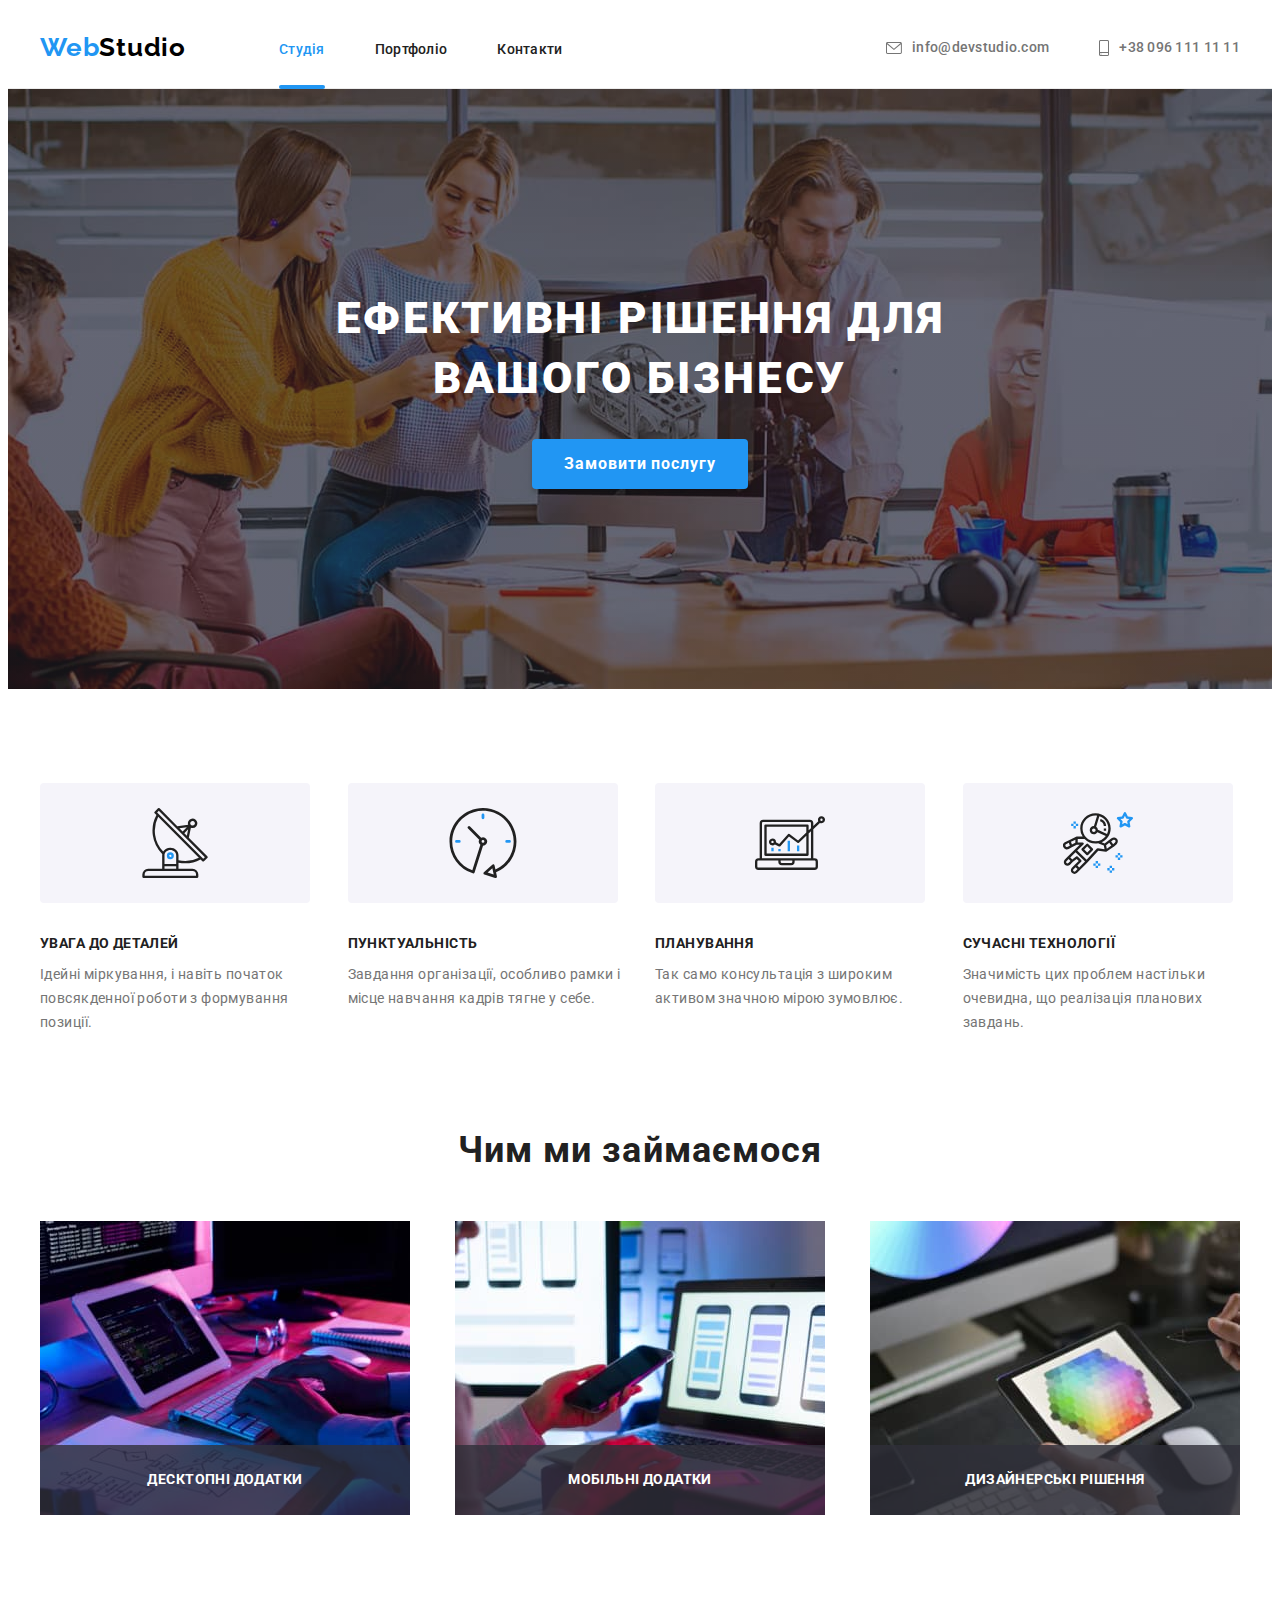
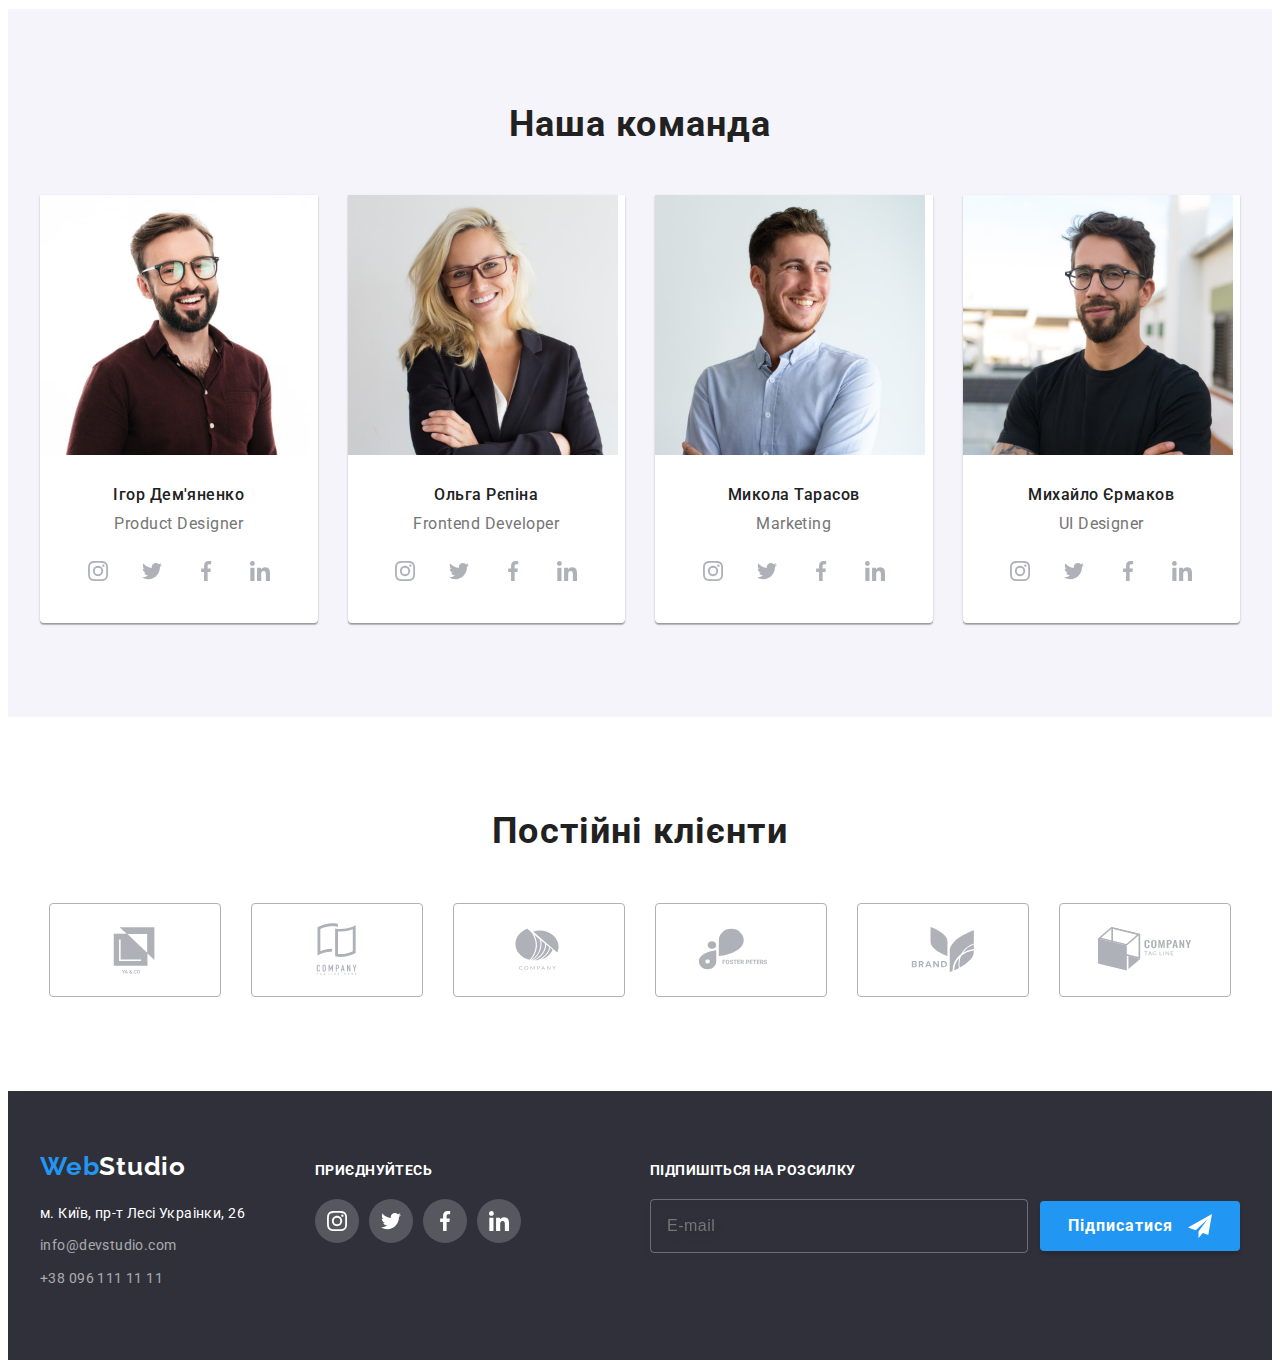
<file: index.html>
<!DOCTYPE html>
<html lang="uk">
<head>
    <meta charset="UTF-8">
    <meta http-equiv="X-UA-Compatible" content="IE=edge">
    <meta name="viewport" content="width=device-width, initial-scale=1.0">
    <title>WebStudio</title>
    <!-- fonts -->
    <link rel="preconnect" href="https://fonts.googleapis.com">
    <link rel="preconnect" href="https://fonts.gstatic.com" crossorigin>
    <link href="https://fonts.googleapis.com/css2?family=Raleway:wght@700&family=Roboto:wght@400;500;700;900&display=swap" rel="stylesheet">
    <!-- modern-normalize -->
    <link rel="stylesheet" href="https://cdnjs.cloudflare.com/ajax/libs/modern-normalize/1.1.0/modern-normalize.min.css" integrity="sha512-wpPYUAdjBVSE4KJnH1VR1HeZfpl1ub8YT/NKx4PuQ5NmX2tKuGu6U/JRp5y+Y8XG2tV+wKQpNHVUX03MfMFn9Q==" crossorigin="anonymous" referrerpolicy="no-referrer">
    <!-- Custom styles -->
    <link rel="stylesheet" href="./css/styles.css">
</head>

<body>
    <header class="header">
        <div class="header-container container">
            <a class="logo link" href="./index.html">Web<span class="header-studio">Studio</span></a>
        <nav class="navigation">
            <ul class="navigation-list list">
                <li class="navigation-items">
                    <a class="navigation-item link current" href="./index.html">Студія</a>
                </li>
                <li class="navigation-items">
                    <a class="navigation-item link" href="./portfolio.html">Портфоліо</a>
                </li>
                <li class="navigation-items">
                    <a class="navigation-item link" href="#">Контакти</a>
                </li>
            </ul>
        </nav>
        <ul class="header-contacts list">
            <li class="header-list">
                <a class="header-item link" href="mailto:info@devstudio.com" lang="en">
                    <svg class="header-icons" width="16" height="12">
                      <use href="./images/icons.svg#icon-envelope"></use>
                    </svg>
                    info@devstudio.com</a>
            </li>
            <li class="header-list">
                <a class="header-item link" href="tel:+380961111111">
                    <svg class="header-icons" width="10" height="16">
                      <use href="./images/icons.svg#icon-smartphone"></use>
                    </svg>
                    +38 096 111 11 11</a>
            </li>
        </ul>
        </div>
    </header>
    <main class="main">
        <section class="hero">
            <div class="hero-container container">
                <h1 class="hero-title">Ефективні рішення для вашого бізнесу</h1>
                <p><button class="hero-button link-hero" data-modal-open type="button">Замовити послугу</button></p>
            </div>
        </section>
        <section class="features section">
            <div class="container">
            <h2 class="features-subject">Особливості</h2>
            <ul class="features-list list">
                <li class="features-item">
                    <div class="features-icons">
                        <svg class="features-icon" width="70" height="70">
                            <use href="./images/icons.svg#icon-antenna"></use>
                        </svg>
                    </div>
                    <h3 class="feature-title">УВАГА ДО ДЕТАЛЕЙ</h3>
                    <p class="feature-text">Ідейні міркування, і навіть початок повсякденної роботи з формування позиції.</p>
                </li>
                <li class="features-item">
                    <div class="features-icons">
                        <svg class="features-icon" width="70" height="70">
                            <use href="./images/icons.svg#icon-clock"></use>
                        </svg>
                    </div>
                    <h3 class="feature-title">ПУНКТУАЛЬНІСТЬ</h3>
                    <p class="feature-text">Завдання організації, особливо рамки і місце навчання кадрів тягне у себе.</p>
                </li>
                <li class="features-item">
                    <div class="features-icons">
                        <svg class="features-icon" width="70" height="70">
                            <use href="./images/icons.svg#icon-diagram"></use>
                        </svg>
                    </div>
                    <h3 class="feature-title">ПЛАНУВАННЯ</h3>
                    <p class="feature-text">Так само консультація з широким активом значною мірою зумовлює.</p>
                </li>
                <li class="features-item">
                    <div class="features-icons">
                        <svg class="features-icon" width="70" height="70">
                            <use href="./images/icons.svg#icon-astronaut"></use>
                        </svg>
                    </div>
                    <h3 class="feature-title">СУЧАСНІ ТЕХНОЛОГІЇ</h3>
                    <p class="feature-text">Значимість цих проблем настільки очевидна, що реалізація планових завдань.</p>
                </li>
            </ul>
            </div>
        </section>
        <section class="work section">
            <div class="container">
                <h2 class="work-title">Чим ми займаємося</h2>
            <ul class="work-list list">
                <li class="work-items">
                    <div class="work-overlay">
                        <p class="work-text">Десктопні додатки</p>
                    </div>
                    <img width="370" height="294" src="./images/work-1.jpg" alt="Людина працює за комп'ютером">
                </li>
                <li class="work-items">
                    <div class="work-overlay">
                        <p class="work-text">Мобільні додатки</p>
                    </div>
                    <img width="370" height="294" src="./images/work-2.jpg" alt="Людина працює за телефоном">
                </li>                
                <li class="work-items">
                    <div class="work-overlay">
                        <p class="work-text">Дизайнерські рішення</p>
                    </div>
                    <img width="370" height="294" src="./images/work-3.jpg" alt="Людина працює за планшетом">
                </li>
            </ul>
            </div>
        </section>
        <section class="team section">
            <div class="container">
                <h2 class="team-subject">Наша команда</h2>
            <ul class="team-list list">
                <li class="team-items">
                    <img class="team-img" width="270" height="260" src="./images/portrait-1.jpg" alt="Мужик в окулярах">
                    <div class="team-subtitle">
                    <h3 class="team-title">Ігор Дем'яненко</h3>
                    <p class="team-text">Product Designer</p>
                    <ul class="socials-list list">
                        <li class="socials-items"><a class="socials-item link-icons" href="https://www.instagram.com/" target="_blank" rel="noopener noreferrer" aria-label="Instagram.com">
                            <svg class="socials-icon" width="20" height="20">
                              <use href="./images/icons.svg#icon-instagram"></use>
                            </svg>
                        </a></li>
                        <li class="socials-items"><a class="socials-item link-icons" href="https://twitter.com/" target="_blank" rel="noopener noreferrer" aria-label="Twitter.com">
                            <svg class="socials-icon" width="20" height="20">
                              <use href="./images/icons.svg#icon-twitter"></use>
                            </svg>
                        </a></li>
                        <li class="socials-items"><a class="socials-item link-icons" href="https://www.facebook.com/" target="_blank" rel="noopener noreferrer" aria-label="Facebook.com">
                            <svg class="socials-icon" width="20" height="20">
                              <use href="./images/icons.svg#icon-facebook"></use>
                            </svg>
                        </a></li>
                        <li class="socials-items"><a class="socials-item link-icons" href="https://www.linkedin.com/" target="_blank" rel="noopener noreferren" aria-label="Linkedin.com">
                            <svg class="socials-icon" width="20" height="20">
                              <use href="./images/icons.svg#icon-linkedin"></use>
                            </svg>
                        </a></li>
                    </ul>
                    </div> 
                </li>
                <li class="team-items">
                    <img class="team-img" width="270" height="260" src="./images/portrait-2.jpg" alt="Жінка в окулярах">
                    <div class="team-subtitle">
                    <h3 class="team-title">Ольга Рєпіна</h3>
                    <p class="team-text">Frontend Developer</p>
                    <ul class="socials-list list">
                        <li class="socials-items"><a class="socials-item link-icons" href="https://www.instagram.com/" target="_blank"
                                rel="noopener noreferrer" aria-label="Instagram.com">
                                <svg class="socials-icon" width="20" height="20">
                                    <use href="./images/icons.svg#icon-instagram"></use>
                                </svg>
                            </a></li>
                        <li class="socials-items"><a class="socials-item link-icons" href="https://twitter.com/" target="_blank"
                                rel="noopener noreferrer" aria-label="Twitter.com">
                                <svg class="socials-icon" width="20" height="20">
                                    <use href="./images/icons.svg#icon-twitter"></use>
                                </svg>
                            </a></li>
                        <li class="socials-items"><a class="socials-item link-icons" href="https://www.facebook.com/" target="_blank"
                                rel="noopener noreferrer" aria-label="Facebook.com">
                                <svg class="socials-icon" width="20" height="20">
                                    <use href="./images/icons.svg#icon-facebook"></use>
                                </svg>
                            </a></li>
                        <li class="socials-items"><a class="socials-item link-icons" href="https://www.linkedin.com/" target="_blank"
                                rel="noopener noreferren" aria-label="Linkedin.com">
                                <svg class="socials-icon" width="20" height="20">
                                    <use href="./images/icons.svg#icon-linkedin"></use>
                                </svg>
                            </a></li>
                    </ul>
                    </div>
                </li>
                <li class="team-items">
                    <img class="team-img" width="270" height="260" src="./images/portrait-3.jpg" alt="Мужик">
                    <div class="team-subtitle">
                    <h3 class="team-title">Микола Тарасов</h3>
                    <p class="team-text">Marketing</p>
                    <ul class="socials-list list">
                        <li class="socials-items"><a class="socials-item link-icons" href="https://www.instagram.com/" target="_blank"
                                rel="noopener noreferrer" aria-label="Instagram.com">
                                <svg class="socials-icon" width="20" height="20">
                                    <use href="./images/icons.svg#icon-instagram"></use>
                                </svg>
                            </a></li>
                        <li class="socials-items"><a class="socials-item link-icons" href="https://twitter.com/" target="_blank"
                                rel="noopener noreferrer" aria-label="Twitter.com">
                                <svg class="socials-icon" width="20" height="20">
                                    <use href="./images/icons.svg#icon-twitter"></use>
                                </svg>
                            </a></li>
                        <li class="socials-items"><a class="socials-item link-icons" href="https://www.facebook.com/" target="_blank"
                                rel="noopener noreferrer" aria-label="Facebook.com">
                                <svg class="socials-icon" width="20" height="20">
                                    <use href="./images/icons.svg#icon-facebook"></use>
                                </svg>
                            </a></li>
                        <li class="socials-items"><a class="socials-item link-icons" href="https://www.linkedin.com/" target="_blank"
                                rel="noopener noreferren" aria-label="Linkedin.com">
                                <svg class="socials-icon" width="20" height="20">
                                    <use href="./images/icons.svg#icon-linkedin"></use>
                                </svg>
                            </a></li>
                    </ul>
                    </div> 
                </li>
                <li class="team-items">
                    <img class="team-img" width="270" height="260" src="./images/portrait-4.jpg" alt="Мужик в окулярах">
                    <div class="team-subtitle">
                    <h3 class="team-title">Михайло Єрмаков</h3>
                    <p class="team-text">UI Designer</p>
                    <ul class="socials-list list">
                        <li class="socials-items"><a class="socials-item link-icons" href="https://www.instagram.com/" target="_blank" rel="noopener noreferrer" aria-label="Instagram.com">
                            <svg class="socials-icon" width="20" height="20">
                              <use href="./images/icons.svg#icon-instagram"></use>
                            </svg>
                        </a></li>
                        <li class="socials-items"><a class="socials-item link-icons" href="https://twitter.com/" target="_blank" rel="noopener noreferrer" aria-label="Twitter.com">
                            <svg class="socials-icon" width="20" height="20">
                              <use href="./images/icons.svg#icon-twitter"></use>
                            </svg>
                        </a></li>
                        <li class="socials-items"><a class="socials-item link-icons" href="https://www.facebook.com/" target="_blank" rel="noopener noreferrer" aria-label="Facebook.com">
                            <svg class="socials-icon" width="20" height="20">
                              <use href="./images/icons.svg#icon-facebook"></use>
                            </svg>
                        </a></li>
                        <li class="socials-items"><a class="socials-item link-icons" href="https://www.linkedin.com/" target="_blank" rel="noopener noreferren" aria-label="Linkedin.com">
                            <svg class="socials-icon" width="20" height="20">
                              <use href="./images/icons.svg#icon-linkedin"></use>
                            </svg>
                        </a></li>
                    </ul>
                    </div> 
                </li>
            </ul>
            </div>
        </section>
        <section class="clients section">
            <div class="container">
                <h2 class="clients-title">Постійні клієнти</h2>
                <ul class="clients-list">
                    <li class="clients-items list"><a class="clients-item clients-hover" href="#">
                        <svg class="clients-icon" width="106" height="60">
                          <use href="./images/icons.svg#icon-brand-1"></use>
                        </svg>
                    </a></li>
                    <li class="clients-items list"><a class="clients-item clients-hover" href="#">
                        <svg class="clients-icon" width="106" height="60">
                            <use href="./images/icons.svg#icon-brand-2"></use>
                        </svg>
                    </a></li>
                    <li class="clients-items list"><a class="clients-item clients-hover" href="#">
                        <svg class="clients-icon" width="106" height="60">
                            <use href="./images/icons.svg#icon-brand-3"></use>
                        </svg>
                    </a></li>
                    <li class="clients-items list"><a class="clients-item clients-hover" href="#">
                        <svg class="clients-icon" width="106" height="60">
                            <use href="./images/icons.svg#icon-brand-4"></use>
                        </svg>
                    </a></li>
                    <li class="clients-items list"><a class="clients-item clients-hover" href="#">
                        <svg class="clients-icon" width="106" height="60">
                            <use href="./images/icons.svg#icon-brand-5"></use>
                        </svg>
                    </a></li>
                    <li class="clients-items list"><a class="clients-item clients-hover" href="#">
                        <svg class="clients-icon" width="106" height="60">
                            <use href="./images/icons.svg#icon-brand-6"></use>
                        </svg>
                    </a></li>
                </ul>
            </div>
        </section>
    </main>
        <footer class="footer">
            <div class="container flex-contacts">
                <div class="footer-flex">
                <a class="footer-logo link" href="./index.html">Web<span class="footer-studio">Studio</span></a>
            <address class="footer-address">
                <ul class="address-list list">
                    <li class="address-items">
                        <a class="address-map link" href="https://goo.gl/maps/dWLPEDBoEyj8uYDj6" target="_blank" rel="noopener noreferrer nofollow">м. Київ, пр-т Лесі Украінки, 26</a>
                    </li>
                    <li class="address-items">
                        <a class="address-contacts link" href="mailto:info@devstudio.com" lang="en">info@devstudio.com</a>
                    </li>
                    <li class="address-items">
                        <a class="address-contacts link" href="tel:+380961111111">+38 096 111 11 11</a>
                    </li>
                </ul>
            </address>
                </div>
            <div class="flex-social">
            <section class="address-icons">
                <h2 class="address-title">приєднуйтесь</h2>
                <ul class="address-box">
                    <li class="socials-items list"><a class="socials-items link-icons" href="https://www.instagram.com/" target="_blank"
                            rel="noopener noreferrer" aria-label="Instagram.com">
                            <svg class="footer-items" width="20" height="20">
                                <use href="./images/icons.svg#icon-instagram"></use>
                            </svg>
                        </a></li>
                    <li class="socials-items list"><a class="socials-items link-icons" href="https://twitter.com/" target="_blank"
                            rel="noopener noreferrer" aria-label="Twitter.com">
                            <svg class="footer-items" width="20" height="20">
                                <use href="./images/icons.svg#icon-twitter"></use>
                            </svg>
                        </a></li>
                    <li class="socials-items list"><a class="socials-items link-icons" href="https://www.facebook.com/" target="_blank"
                            rel="noopener noreferrer" aria-label="Facebook.com">
                            <svg class="footer-items" width="20" height="20">
                                <use href="./images/icons.svg#icon-facebook"></use>
                            </svg>
                        </a></li>
                    <li class="socials-items list"><a class="socials-items link-icons" href="https://www.linkedin.com/" target="_blank"
                            rel="noopener noreferren" aria-label="Linkedin.com">
                            <svg class="footer-items" width="20" height="20">
                                <use href="./images/icons.svg#icon-linkedin"></use>
                            </svg>
                        </a></li>
                </ul>
            </section>
            </div>
            <div class="box-form">
                <form name="footer_form" autocomplete="on">
                    <p class="form_text">Підпишіться на розсилку</p>
                    <div class="box-footer">
                    <label class="footer-email">
                        <input class="footer-input" type="email" id="e-mail_footer" name="E-mail" placeholder="E-mail">
                    </label>
                    <button type="submit" class="form-sub link-hero">Підписатися
                        <svg class="footer-icn" width="24" height="24">
                            <use href="./images/icons.svg#icon-follow"></use>
                          </svg>
                    </button>
                </div>
                </form>
            </div>
            </div>
        </footer>

        <!-- Modal window -->

        <div class="backdrop is-hidden" data-modal>
            <div class="modal">
                <button class="button-modal" data-modal-close>
                    <svg class="modal-icon" width="18" height="18">
                      <use href="./images/icons.svg#icon-close"></use>
                    </svg>
                </button>
                <strong class="modal-text">Залиште свої дані, ми вам передзвонимо</strong>
                <form class="form-modal" name="form-modal">
                    <div class="group-form" role="group">
                        <div class="group-box">
                            <label class="modal-label" for="user_name">Ім'я</label>
                            <input class="modal-input" type="text" id="user_name" name="user_name">
                            <svg class="form-icon" width="18" height="18">
                              <use href="./images/icons.svg#icon-user"></use>
                            </svg>
                        </div>
                        <div class="group-box">
                            <label class="modal-label" for="user_phone">Телефон</label>
                            <input class="modal-input" type="tel" id="user_phone" name="user_phone">
                            <svg class="form-icon" width="18" height="18">
                              <use href="./images/icons.svg#icon-phone"></use>
                            </svg>
                        </div>
                        <div class="group-box">
                            <label class="modal-label" for="user_email">Пошта</label>
                            <input class="modal-input" type="email" id="user_email" name="user_email">
                            <svg class="form-icon" width="18" height="18">
                              <use href="./images/icons.svg#icon-email"></use>
                            </svg>
                        </div>
                        <label class="modal-label" for="user_message">Коментар</label>
                        <textarea class="modal-textarea" name="user_message" id="user_message" rows="6" placeholder="Введіть текст"></textarea>
                    </div>
                    <div class="box-agreement" role="group">
                        <input class="modal-checkbox" type="checkbox" id="user_agreement" name="modal-checkbox">
                        <label class="checkbox-text" for="user_agreement">Погоджуюся з розсилкою та приймаю <a class="text-agreement" href="#">Умови договору</a></label>
                    </div>
                    <button class="form-button link-hero" type="submit">Відправити</button>
                </form>
            </div>
        </div>



        <script src="./js/modal.js"></script>
</body>
</html>
</file>
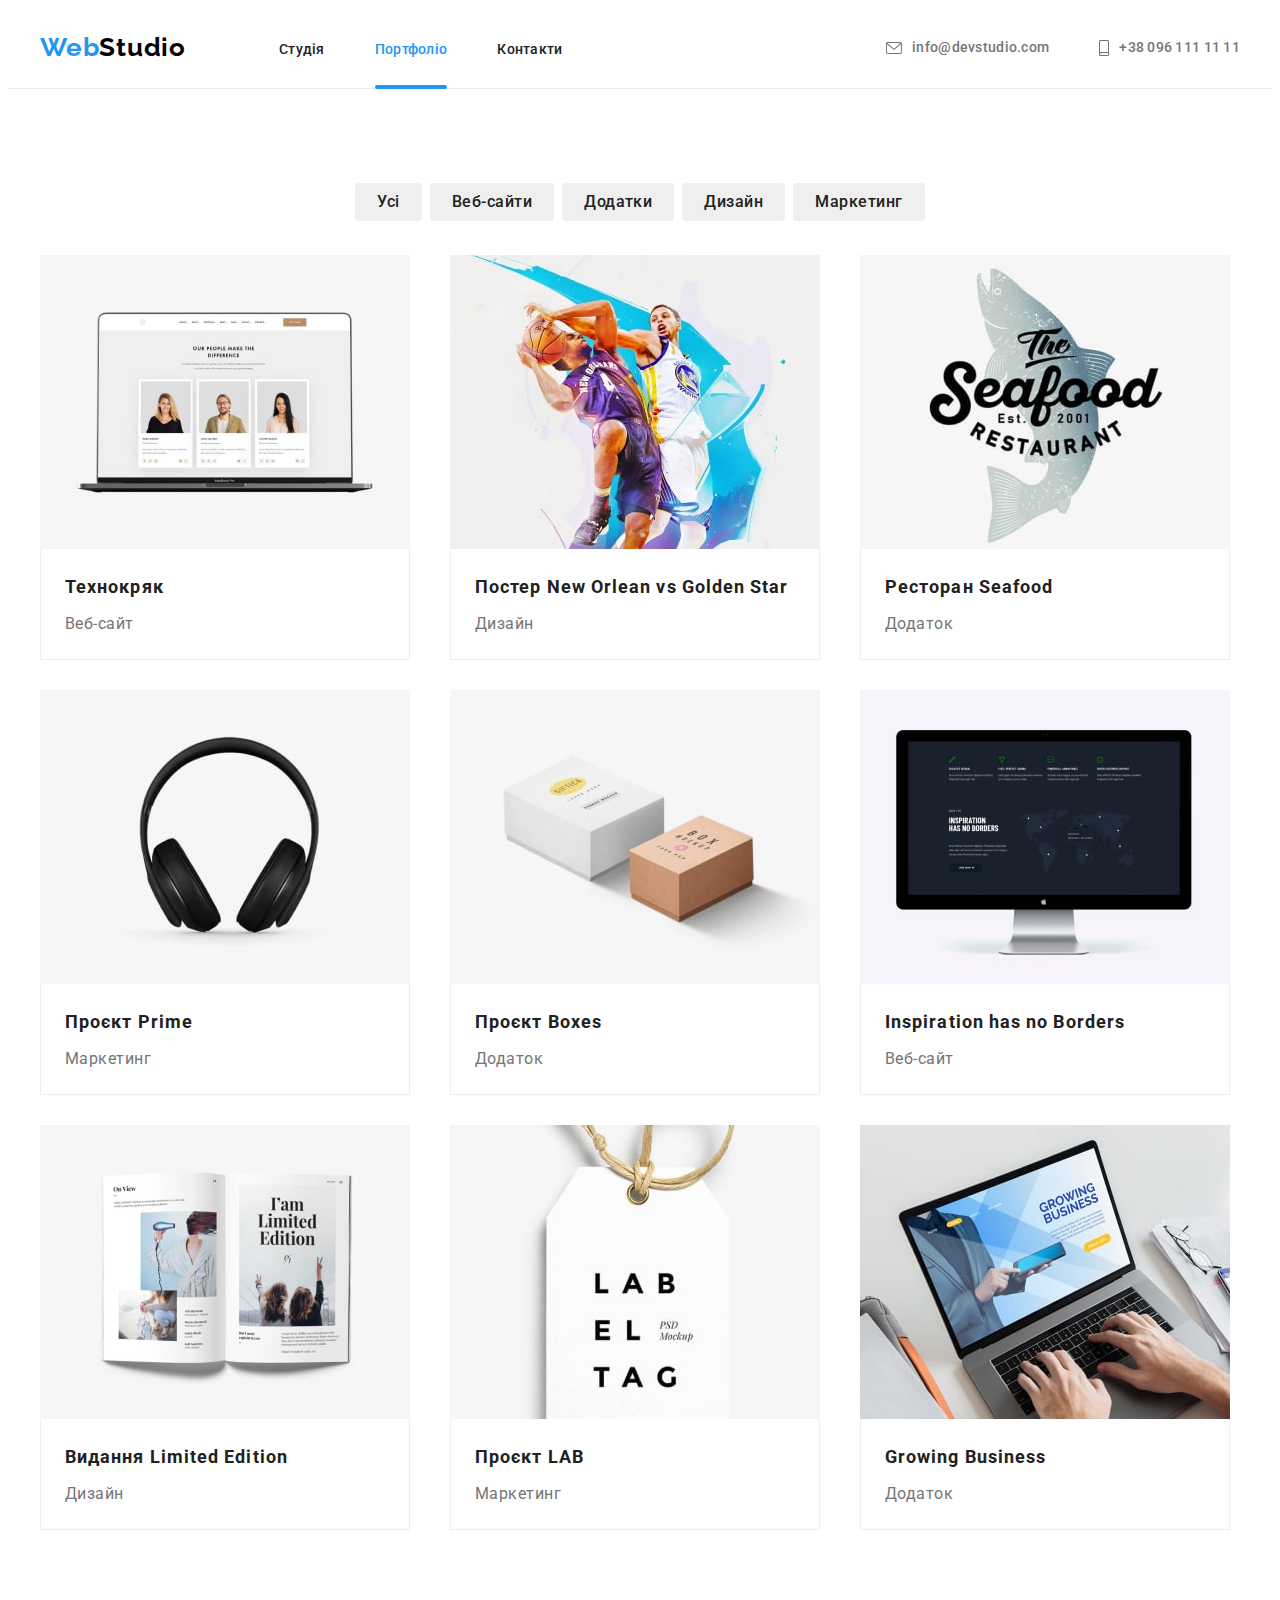
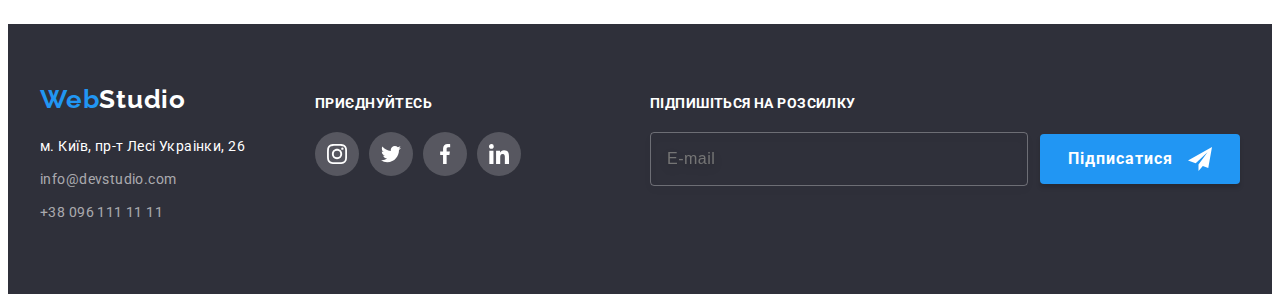
<file: portfolio.html>
<!DOCTYPE html>
<html lang="uk">
<head>
    <meta charset="UTF-8">
    <meta http-equiv="X-UA-Compatible" content="IE=edge">
    <meta name="viewport" content="width=device-width, initial-scale=1.0">
    <title>WebStudio</title>
    <!-- fonts -->
    <link rel="preconnect" href="https://fonts.googleapis.com">
    <link rel="preconnect" href="https://fonts.gstatic.com" crossorigin>
    <link href="https://fonts.googleapis.com/css2?family=Raleway:wght@700&family=Roboto:wght@400;500;700;900&display=swap" rel="stylesheet">
    <!-- modern-normalize -->
    <link rel="stylesheet" href="https://cdnjs.cloudflare.com/ajax/libs/modern-normalize/1.1.0/modern-normalize.min.css" integrity="sha512-wpPYUAdjBVSE4KJnH1VR1HeZfpl1ub8YT/NKx4PuQ5NmX2tKuGu6U/JRp5y+Y8XG2tV+wKQpNHVUX03MfMFn9Q==" crossorigin="anonymous" referrerpolicy="no-referrer">
    <!-- Custom styles -->
    <link rel="stylesheet" href="./css/styles.css">
</head>

<body>
    <header class="header">
        <div class="header-container container">
            <a class="logo link" href="./index.html">Web<span class="header-studio">Studio</span></a>
        <nav class="navigation">
            <ul class="navigation-list list">
                <li class="navigation-items">
                    <a class="navigation-item link" href="./index.html">Студія</a>
                </li>
                <li class="navigation-items">
                    <a class="navigation-item link current" href="./portfolio.html">Портфоліо</a>
                </li>
                <li class="navigation-items">
                    <a class="navigation-item link" href="#">Контакти</a>
                </li>
            </ul>
        </nav>
        <ul class="header-contacts list">
            <li class="header-list">
                <a class="header-item link" href="mailto:info@devstudio.com" lang="en">
                    <svg class="header-icons" width="16" height="12">
                      <use href="./images/icons.svg#icon-envelope"></use>
                    </svg>
                    info@devstudio.com</a>
            </li>
            <li class="header-list">
                <a class="header-item link" href="tel:+380961111111">
                    <svg class="header-icons" width="10" height="16">
                      <use href="./images/icons.svg#icon-smartphone"></use>
                    </svg>
                    +38 096 111 11 11</a>
            </li>
        </ul>
        </div>
    </header>
    <main class="portfolio-main">
        <section class="portfolio-projects section">
            <div class="container">
                <h1 class="portfolio-subject">Проекти</h1>
            <ul class="button-list list">
                <li class="button-items list"><button class="button-item link-button" type="button">Усі</button></li>
                <li class="button-items list"><button class="button-item link-button" type="button">Веб-сайти</button></li>
                <li class="button-items list"><button class="button-item link-button" type="button">Додатки</button></li>
                <li class="button-items list"><button class="button-item link-button" type="button">Дизайн</button></li>
                <li class="button-items list"><button class="button-item link-button" type="button">Маркетинг</button></li>
            </ul>
            <ul class="portfolio-list list">
                <li class="portfolio-items">
                    <a class="portfolio-item hover-shadow" href="./images/project-1.jpg">
                        <div class="overlay-thumb">
                        <img class="portfolio-img" width="370" height="294" src="./images/project-1.jpg" alt="Ноутбук">
                        <div class="overlay">
                            <p class="overlay-text">Ресурс пропонує комплексні пропозиції з різним рівнем функціоналу та сервісів. Все це дозволить відвідувачу отримати вичерпні відомості про компанію чи приватну особу.</p>
                        </div>
                        </div>
                        <div class="portfolio-subtitle">
                            <h2 class="portfolio-title">Технокряк</h2>
                            <p class="portfolio-text">Веб-сайт</p>
                        </div>  
                    </a>
                </li>
                <li class="portfolio-items">
                    <a class="portfolio-item hover-shadow" href="./images/project-2.jpg">
                        <div class="overlay-thumb">
                        <img class="portfolio-img" width="370" height="294" src="./images/project-2.jpg" alt="Два хлопця грають в баскетбол">
                        <div class="overlay">
                            <p class="overlay-text">Ресурс пропонує комплексні пропозиції з різним рівнем функціоналу та сервісів. Все це дозволить відвідувачу отримати вичерпні відомості про компанію чи приватну особу.</p>
                        </div>
                        </div> 
                        <div class="portfolio-subtitle">
                            <h2 class="portfolio-title">Постер <span class="portfolio-title">New Orlean vs Golden Star</span></h2>
                            <p class="portfolio-text">Дизайн</p>
                        </div>  
                    </a>
                </li>
                <li class="portfolio-items">
                    <a class="portfolio-item hover-shadow" href="./images/project-3.jpg">
                        <div class="overlay-thumb">
                            <img class="portfolio-img" width="370" height="294" src="./images/project-3.jpg" alt="Дві риби">
                            <div class="overlay">
                                <p class="overlay-text">Ресурс пропонує комплексні пропозиції з різним рівнем функціоналу та сервісів. Все це дозволить відвідувачу отримати вичерпні відомості про компанію чи приватну особу.</p>
                            </div>
                            </div>
                        <div class="portfolio-subtitle">
                            <h2 class="portfolio-title">Ресторан <span class="portfolio-title">Seafood</span></h2>
                            <p class="portfolio-text">Додаток</p>
                        </div>   
                    </a>
                </li>
                <li class="portfolio-items">
                    <a class="portfolio-item hover-shadow" href="./images/project-4.jpg">
                        <div class="overlay-thumb">
                            <img class="portfolio-img" width="370" height="294" src="./images/project-4.jpg" alt="Навушники">
                            <div class="overlay">
                                <p class="overlay-text">Ресурс пропонує комплексні пропозиції з різним рівнем функціоналу та сервісів. Все це дозволить відвідувачу отримати вичерпні відомості про компанію чи приватну особу.</p>
                            </div>
                            </div>
                        <div class="portfolio-subtitle">
                            <h2 class="portfolio-title">Проєкт <span class="portfolio-title">Prime</span></h2>
                            <p class="portfolio-text">Маркетинг</p>
                        </div>  
                    </a>
                </li>
                <li class="portfolio-items">
                    <a class="portfolio-item hover-shadow" href="./images/project-5.jpg">
                        <div class="overlay-thumb">
                            <img class="portfolio-img" width="370" height="294" src="./images/project-5.jpg" alt="Дві коробки">
                            <div class="overlay">
                                <p class="overlay-text">Ресурс пропонує комплексні пропозиції з різним рівнем функціоналу та сервісів. Все це дозволить відвідувачу отримати вичерпні відомості про компанію чи приватну особу.</p>
                            </div>
                            </div>
                        <div class="portfolio-subtitle">
                            <h2 class="portfolio-title">Проєкт <span class="portfolio-title">Boxes</span></h2>
                            <p class="portfolio-text">Додаток</p>
                        </div>  
                    </a>
                </li>
                <li class="portfolio-items">
                    <a class="portfolio-item hover-shadow" href="./images/project-6.jpg">
                        <div class="overlay-thumb">
                            <img class="portfolio-img" width="370" height="294" src="./images/project-6.jpg" alt="Монітор">
                            <div class="overlay">
                                <p class="overlay-text">Ресурс пропонує комплексні пропозиції з різним рівнем функціоналу та сервісів. Все це дозволить відвідувачу отримати вичерпні відомості про компанію чи приватну особу.</p>
                            </div>
                            </div>
                        <div class="portfolio-subtitle">
                            <h2 class="portfolio-title">Inspiration has no Borders</h2>
                            <p class="portfolio-text">Веб-сайт</p>
                        </div> 
                    </a>
                </li>
                <li class="portfolio-items">
                    <a class="portfolio-item hover-shadow" href="./images/project-7.jpg">
                        <div class="overlay-thumb">
                            <img class="portfolio-img" width="370" height="294" src="./images/project-7.jpg" alt="Розгорнута книга">
                            <div class="overlay">
                                <p class="overlay-text">Ресурс пропонує комплексні пропозиції з різним рівнем функціоналу та сервісів. Все це дозволить відвідувачу отримати вичерпні відомості про компанію чи приватну особу.</p>
                            </div>
                            </div>
                        <div class="portfolio-subtitle">
                            <h2 class="portfolio-title">Видання <span class="portfolio-title">Limited Edition</span></h2>
                            <p class="portfolio-text">Дизайн</p>
                        </div>  
                    </a>
                </li>
                <li class="portfolio-items">
                    <a class="portfolio-item hover-shadow" href="./images/project-8.jpg">
                        <div class="overlay-thumb">
                            <img class="portfolio-img" width="370" height="294" src="./images/project-8.jpg" alt="Бірочка">
                            <div class="overlay">
                                <p class="overlay-text">Ресурс пропонує комплексні пропозиції з різним рівнем функціоналу та сервісів. Все це дозволить відвідувачу отримати вичерпні відомості про компанію чи приватну особу.</p>
                            </div>
                            </div>
                        <div class="portfolio-subtitle">
                            <h2 class="portfolio-title">Проєкт <span class="portfolio-title">LAB</span></h2>
                            <p class="portfolio-text">Маркетинг</p>
                        </div>  
                    </a>
                </li>
                <li class="portfolio-items">
                    <a class="portfolio-item hover-shadow" href="./images/project-9.jpg">
                        <div class="overlay-thumb">
                            <img class="portfolio-img" width="370" height="294" src="./images/project-9.jpg" alt="Людина працює за ноутбуком">
                            <div class="overlay">
                                <p class="overlay-text">Ресурс пропонує комплексні пропозиції з різним рівнем функціоналу та сервісів. Все це дозволить відвідувачу отримати вичерпні відомості про компанію чи приватну особу.</p>
                            </div>
                            </div>
                        <div class="portfolio-subtitle">
                            <h2 class="portfolio-title">Growing Business</h2>
                            <p class="portfolio-text">Додаток</p>
                        </div>  
                    </a>
                </li>
            </ul>
            </div>
        </section>
    </main>
    <footer class="footer">
        <div class="container flex-contacts">
            <div class="footer-flex">
            <a class="footer-logo link" href="./index.html">Web<span class="footer-studio">Studio</span></a>
        <address class="footer-address">
            <ul class="address-list list">
                <li class="address-items">
                    <a class="address-map link" href="https://goo.gl/maps/dWLPEDBoEyj8uYDj6" target="_blank" rel="noopener noreferrer nofollow">м. Київ, пр-т Лесі Украінки, 26</a>
                </li>
                <li class="address-items">
                    <a class="address-contacts link" href="mailto:info@devstudio.com" lang="en">info@devstudio.com</a>
                </li>
                <li class="address-items">
                    <a class="address-contacts link" href="tel:+380961111111">+38 096 111 11 11</a>
                </li>
            </ul>
        </address>
            </div>
        <div class="flex-social">
        <section class="address-icons">
            <h2 class="address-title">приєднуйтесь</h2>
            <ul class="address-box">
                <li class="socials-items list"><a class="socials-items link-icons" href="https://www.instagram.com/" target="_blank"
                        rel="noopener noreferrer" aria-label="Instagram.com">
                        <svg class="footer-items" width="20" height="20">
                            <use href="./images/icons.svg#icon-instagram"></use>
                        </svg>
                    </a></li>
                <li class="socials-items list"><a class="socials-items link-icons" href="https://twitter.com/" target="_blank"
                        rel="noopener noreferrer" aria-label="Twitter.com">
                        <svg class="footer-items" width="20" height="20">
                            <use href="./images/icons.svg#icon-twitter"></use>
                        </svg>
                    </a></li>
                <li class="socials-items list"><a class="socials-items link-icons" href="https://www.facebook.com/" target="_blank"
                        rel="noopener noreferrer" aria-label="Facebook.com">
                        <svg class="footer-items" width="20" height="20">
                            <use href="./images/icons.svg#icon-facebook"></use>
                        </svg>
                    </a></li>
                <li class="socials-items list"><a class="socials-items link-icons" href="https://www.linkedin.com/" target="_blank"
                        rel="noopener noreferren" aria-label="Linkedin.com">
                        <svg class="footer-items" width="20" height="20">
                            <use href="./images/icons.svg#icon-linkedin"></use>
                        </svg>
                    </a></li>
            </ul>
        </section>
        </div>
        <div class="box-form">
            <form name="footer_form" autocomplete="on">
                <p class="form_text">Підпишіться на розсилку</p>
                <div class="box-footer">
                <label class="footer-email">
                    <input class="footer-input" type="email" id="e-mail_footer" name="E-mail" placeholder="E-mail">
                </label>
                <button type="submit" class="form-sub link-hero">Підписатися
                    <svg class="footer-icn" width="24" height="24">
                        <use href="./images/icons.svg#icon-follow"></use>
                      </svg>
                </button>
            </div>
            </form>
        </div>
        </div>
    </footer>
</body>
</html>
</file>
<file: css/styles.css>
:root {
    --primary--color: #757575;
    --secondary--color: #212121;
    --hover--color: #2196F3;
    --button--color: #212121;
    --logo--color: #2196F3;
    --header--studio: #000000;
    --footer-studio: #FFFFFF;
    --hero--title: #FFFFFF;
    --hero--btn: #FFFFFF;
    --background--button--hero: #2196F3;
    --shadow--hero--button: 0px 4px 4px rgba(0, 0, 0, 0.15);
    --box--shadow: 0px 1px 1px rgba(0, 0, 0, 0.12), 0px 4px 4px rgba(0, 0, 0, 0.06), 1px 4px 6px rgba(0, 0, 0, 0.16);
    --team--shadow: 0px 1px 3px rgba(0, 0, 0, 0.12), 0px 1px 1px rgba(0, 0, 0, 0.14), 0px 2px 1px rgba(0, 0, 0, 0.2);
    --portfolio--btn--shadow: 0px 3px 1px rgba(0, 0, 0, 0.1), 0px 1px 2px rgba(0, 0, 0, 0.08), 0px 2px 2px rgba(0, 0, 0, 0.12);
    --bgr--hover--hero: #188CE8;
    --color--hover-hero: #FFFFFF;
    --color--icons: #AFB1B8;
    --header--contacts: #757575;
    --footer--contacts:  rgba(255, 255, 255, 0.6);
    --background--color: #FFFFFF;
    --background--header: #FFFFFF;
    --background--hero: #2F303A;
    --background--work: #FFFFFF;
    --background--team: #F5F4FA;
    --background--footer: #2F303A;
    --background--portfolio: #FFFFFF;
    --bgr--button: #2196F3;
    --bgr--button-portfolio: #F5F4FA;
    --color--button--portfolio: #FFFFFF;
    --border: #EEEEEE;
    --header--border: #ECECEC;
    --card--set--gap: 30px;
    --primary--font: 'Roboto', sans-serif;
    --secondary--font: 'Raleway', sans-serif;
}


    body {
        font-family: var(--primary--font), sans-serif;
        background: var(--background--color);
        color: var(--primary--color);
    }

    /* reset styles */
    h1,
    h2,
    h3,
    h4,
    h5,
    h6,
    p {
        margin: 0; 
    }

    img {
        display: block;
        max-width: 100%;
        height: auto;
    }

    .section {
        padding-top: 94px;
        padding-bottom: 94px;
    }

    .container {
        width: 1200px;
        padding-right: 15px;
        padding-left: 15px;
        margin-left: auto;
        margin-right: auto;

        /* outline: 2px solid red;
        outline-offset: -2px; */
    }

    .list {
        list-style: none;
        margin: 0;
        padding: 0;
    }

    .link {
        text-decoration: none;
    }

    /* reset styles */

    /* hover-focus styles */
    .link:hover,
    .link:focus {
        color: var(--hover--color);
    }

    .link-icons:hover,
    .link-icons:focus {
        background-color: var(--bgr--button);
        color: var(--color--hover-hero);
    }
    
    .link-button:hover,
    .link-button:focus {
        background: var(--bgr--button);
        color: var(--color--button--portfolio);
        box-shadow: var(--portfolio--btn--shadow);         
    }

    .link-hero:hover,
    .link-hero:focus {
        background-color: var(--bgr--hover--hero);
        color: var(--color--hover-hero); 
    }

    .hover-shadow:hover,
    .hover-shadow:focus {
        box-shadow: var(--box--shadow);  
    }

    .clients-hover:hover,
    .clients-hover:focus {
        border: 1px solid var(--hover--color);
        border-radius: 4px;
        color: var(--hover--color);
    }

    /* hover-focus styles */

    /* ------------------------index------------------------ */

    /* ------header------ */

    .header {
        border-bottom: 1px solid var(--header--border);
    }

    .header-container {
        display: flex;
        align-items: center;
    }

    .logo {
        padding-top: 24px;
        padding-bottom: 25px;
        margin-right: 93px;
        
        font-family: var(--secondary--font);
        font-weight: 700;
        font-size: 26px;
        line-height: 1.19;
        letter-spacing: 0.03em;   
        color: var(--logo--color);
    }

    .header-studio {     
        font-family: var(--secondary--font);
        font-weight: 700;
        font-size: 26px;
        line-height: 1.19;
        letter-spacing: 0.03em;    
        color: var(--header--studio);
    }

    .navigation {
        margin-right: auto;
    }

    .navigation-list {
        display: flex;
        align-items: center;
    }

    .navigation-items {
        /* padding-top: 32px;
        padding-bottom: 32px; */
        margin-right: 50px;
    }

    .navigation-items:last-child {
        margin-right: 0;
    }

    .navigation-item {
        position: relative;

        padding-top: 32px;
        padding-bottom: 32px;

        font-weight: 500;
        font-size: 14px;
        line-height: 1.14;
        letter-spacing: 0.02em;
        color: var(--secondary--color);

        transition: color 250ms cubic-bezier(0.4, 0, 0.2, 1);
    }

    /* .navigation-item::after {
        display: block;

        position: absolute;
        left: 50%;
        bottom: 0;

        transform: translateX(-50%) scalex(0);

        content: '';
        width: 100%;
        height: 4px;

        background: var(--background--button--hero);
        border-radius: 2px;
        opacity: 0;
        transition: transform 250ms, opacity 250ms cubic-bezier(0.4, 0, 0.2, 1);
    } */

    /* .navigation-item:hover::after,
    .navigation-item:focus::after {
        transform: translateX(-50%) scalex(1);
        opacity: 1;
    } */

    .current {
        color: var(--hover--color);
        /* transition: color 250ms cubic-bezier(0.4, 0, 0.2, 1); */
    }
    

     .current::after {
        display: block;

        position: absolute;
        left: 0;
        bottom: 0;

        content: '';
        width: 100%;
        height: 4px;

        background: var(--background--button--hero);
        border-radius: 2px;

        /* transition: background 2250ms cubic-bezier(0.4, 0, 0.2, 1); */
     }

    .header-contacts {
        display: flex;
        justify-content: center;
        align-items: center;
    }

    .header-list {
        /* padding-top: 32px;
        padding-bottom: 32px; */
        margin-right: 50px;
    }

    .header-list:last-child {
        margin-right: 0;
    }

    .header-item {
        display: flex;
        justify-content: center;
        align-items: center;

        padding-top: 32px;
        padding-bottom: 32px;
        
        font-weight: 500;
        font-size: 14px;
        line-height: 1.14;
        letter-spacing: 0.02em;
        color: var(--header--contacts);

        transition: color 250ms cubic-bezier(0.4, 0, 0.2, 1);
    }

    .header-icons {
        margin-right: 10px;

        fill: currentColor;
    }

    /* ------header------ */


    /* ------main-------- */

    /* .main {
    } */
    
    /* ------hero-------- */

    .hero {
        padding-top: 200px;
        padding-bottom: 200px;
        background: var(--background--hero);

        max-width: 1600px;
        margin-left: auto;
        margin-right: auto;
        background-image: linear-gradient(rgba(47, 48, 58, 0.4), rgba(47, 48, 58, 0.4)), url(../images/hero.jpg);
        background-position: center;
        background-size: cover;
        background-repeat: no-repeat;
    }

    .hero-container {
        text-align: center;
    }

    .hero-title {
        display: inline-block;
        width: 696px;
        margin-bottom: 30px;

        font-weight: 900;
        font-size: 44px;
        line-height: 1.36;
        text-align: center;
        letter-spacing: 0.06em;
        text-transform: uppercase;   
        color: var(--hero--title);
        transition: color 250ms cubic-bezier(0.4, 0, 0.2, 1);
    }

    .hero-button {
        min-width: 216px;
        min-height: 50px;
        padding: 10px 32px;

        font-family: inherit;
        font-weight: 700;
        font-size: 16px;
        line-height: 1.88;
        /* display: flex; */
        align-items: center;
        text-align: center;
        letter-spacing: 0.06em; 
        color: var(--hero--btn);
        cursor: pointer;
        background: var(--background--button--hero);
        box-shadow: var(--shadow--hero--button);
        border-radius: 4px;
        border: none;

        transition: box-shadow 250ms cubic-bezier(0.4, 0, 0.2, 1), background-color 250ms cubic-bezier(0.4, 0, 0.2, 1);
    }

    

    /* ------features-------- */

    .features {
        padding-bottom: 0;
    }

    .features-subject {
        position: absolute;
        white-space: nowrap;
        width: 1px;
        height: 1px;
        overflow: hidden;
        border: 0;
        padding: 0;
        clip: rect(0 0 0 0);
        clip-path: inset(50%);
        margin: -1px;
    }

    .features-list {
        display: flex;
    }

    .features-item {
        flex-basis: calc((100% - 3 * 30px) / 4 );
        margin-right: 30px;
        color: var(--secondary--color);
    }

    .features-item:last-child {
        margin-right: 0;
    }

    .features-icons {
        display: flex;
        justify-content: center;
        align-items: center;

        width: 270px;
        height: 120px;
        margin-bottom: 30px;

        background: var(--background--team);
        border-radius: 4px;
    }

    .features-icon {
        fill: currentColor;
    }

    .feature-title {
        margin-bottom: 10px;

        font-size: 14px;
        line-height: 1.43;
        letter-spacing: 0.03em;
        text-transform: uppercase;
        color: var(--secondary--color);
    }

    .feature-text {
        font-size: 14px;
        line-height: 1.71;
        letter-spacing: 0.03em; 
        color: var(--primary--color);
    }

    /* ------work-------- */

    /* .work {
    } */

    .work-title {
        margin-bottom: 50px;

        font-size: 36px;
        line-height: 1.17;
        text-align: center;
        letter-spacing: 0.03em;
        color: var(--secondary--color);
    }

    .work-list {
        display: flex;
        justify-content: space-between;
    }

    .work-items {
        margin-right: 30px;

        position: relative;
    }

    .work-items:last-child {
        margin-right: 0;
    }

    .work-overlay {
        position: absolute;
        bottom: 0;

        width: 100%;
        min-height: 70px;

        background: rgba(47, 48, 58, 0.8);
    }

    .work-text {
        font-weight: 700;
        font-size: 14px;
        line-height: 1.14;
        text-align: center;
        letter-spacing: 0.03em;
        text-transform: uppercase;
        color: var(--background--work);
        
        padding-top: 27px;
        padding-bottom: 27px;
    }

    /* ------team-------- */

    .team {
        background: var(--background--team);
    }

    .team-subject {
        margin-bottom: 50px;

        font-size: 36px;
        line-height: 1.17;
        text-align: center;
        letter-spacing: 0.03em;
        color: var(--secondary--color);
    }

    .team-list {
        display: flex;
    }

    .team-items {
        flex-basis: calc((100% - 3 * 30px) / 4 );
        margin-right: 30px;
        background: var(--background--color); 
        box-shadow: var(--team--shadow);  
        border-radius: 0px 0px 4px 4px;
    }

    .team-items:last-child {
        margin-right: 0;
    }

    /* .team-img {
    } */

    .team-subtitle {
        padding-top: 30px;
        padding-bottom: 30px;
    }

    .team-title {
        margin-bottom: 10px;

        font-weight: 500;
        font-size: 16px;
        line-height: 1.19;
        text-align: center;
        letter-spacing: 0.03em;
        color: var(--secondary--color);
    }

    .team-text {
        font-size: 16px;
        line-height: 1.19;
        text-align: center;
        letter-spacing: 0.03em;
        color: var(--primary--color);
        margin-bottom: 16px;
    }

    .socials-list {
        display: flex;
        justify-content: center;
        align-items: center;
        gap: 10px;
    }
    
    /* .socials-items {
    } */
    
    .socials-item {
        display: flex;
        justify-content: center;
        align-items: center;
        width: 44px;
        height: 44px;
        border-radius: 50%;

        background-color: var(--background--color);
        color: var(--color--icons);

        transition: color 250ms cubic-bezier(0.4, 0, 0.2, 1), background-color 250ms cubic-bezier(0.4, 0, 0.2, 1);
    }
    
    .socials-icon {
        fill: currentColor;
    }

    /* ------clienst-------- */

    /* .clients {} */

    .clients-title {
    font-weight: 700;
    font-size: 36px;
    line-height: 1.16;
    text-align: center;
    letter-spacing: 0.03em;
    color: var(--secondary--color);

    margin-bottom: 50px;
    }
    
    .clients-list {
        display: flex;
        justify-content: center;
        align-items: center;
        gap: 30px;

        margin: 0;
        padding: 0;
    }
    
    /* .clients-items {
    } */
    
    .clients-item {
        display: flex;
        justify-content: center;
        align-items: center;
        width: 170px;
        height: 92px;
        
        border: 1px solid var(--color--icons);
        border-radius: 4px;
        color: var(--color--icons);

        transition: color 250ms cubic-bezier(0.4, 0, 0.2, 1), border 250ms cubic-bezier(0.4, 0, 0.2, 1);
    }

    .clients-icon {
        fill: currentColor;
    }

    /* ------main-------- */


    /* ------footer------ */

    .footer {
        padding-top: 60px;
        padding-bottom: 60px;

        background: var(--background--footer);
    }

    .flex-contacts {
        display: flex;
        align-items: baseline;
    }

    .footer-logo {
        display: inline-block;
        margin-bottom: 20px;

        font-family: var(--secondary--font);
        font-weight: 700;
        font-size: 26px;
        line-height: 1.19;
        letter-spacing: 0.03em;   
        color: var(--logo--color);
    }

    .footer-studio {        
        font-family: var(--secondary--font);
        font-weight: 700;
        font-size: 26px;
        line-height: 1.19;
        letter-spacing: 0.03em; 
        color: var(--footer-studio);
    }

    /* .footer-address {
    } */

    .address-list {
        margin-right: 70px;
    }

    /* .address-items {
    } */

    .address-map {
        display: inline-block;
        margin-bottom: 9px;

        font-style: normal;
        font-size: 14px;
        line-height: 1.71;
        letter-spacing: 0.03em;
        color: var(--hero--title);

        transition: color 250ms cubic-bezier(0.4, 0, 0.2, 1);
    }

    .address-contacts {
        display: inline-block;
        margin-bottom: 9px;

        font-style: normal;
        font-size: 14px;
        line-height: 1.71;
        letter-spacing: 0.03em;
        color: var(--footer--contacts);

        transition: color 250ms cubic-bezier(0.4, 0, 0.2, 1);
    }

    .flex-social {
        margin-right: 93px;
    }

    /* .address-icons {
    } */
    
    .address-title {
        font-style: normal;
        font-weight: 700;
        font-size: 14px;
        line-height: 1.14;
        letter-spacing: 0.03em;
        text-transform: uppercase;
        color: var(--footer-studio);

        margin-bottom: 20px;
    }
    
    .address-box {
        display: flex;
        align-items: center;
        justify-content: center;
        gap: 10px;

        margin: 0;
        padding: 0;
    }
    
    .socials-items {
        display: flex;
        justify-content: center;
        align-items: center;
        width: 44px;
        height: 44px;
        border-radius: 50%;
        
        color: var(--background--color);
        background: rgba(255, 255, 255, 0.1);

        transition: color 250ms cubic-bezier(0.4, 0, 0.2, 1), background 250ms cubic-bezier(0.4, 0, 0.2, 1);
    }
    
    .footer-items {
        fill: currentColor;
    }
    
    /* .link-icons {}
    
    .socials-icon {
    } */

    /* ----------footer-form---------- */

    .box-form {
        margin-left: auto;
    }

    .form_text {
        font-weight: 700;
        font-size: 14px;
        line-height: 1.14;
        letter-spacing: 0.03em;
        text-transform: uppercase;
        color: var(--background--color);

        margin-bottom: 20px;
    }

    .box-footer {
        display: flex;
        align-items: center;
    }

    .footer-email {
        margin-right: 12px;
    }

    .footer-input {
        width: 358px;
        height: 50px;
        
        padding-left: 16px;

        background-color: transparent;
        border: 1px solid rgba(255, 255, 255, 0.3);
        filter: drop-shadow(0px 4px 4px rgba(0, 0, 0, 0.15));
        border-radius: 4px;
        outline: unset;

        font-weight: 400;
        font-size: 16px;
        line-height: 1.25;
        display: flex;
        align-items: center;
        letter-spacing: 0.03em;
        
        color: rgba(255, 255, 255, 0.6);

        transition: border 250ms cubic-bezier(0.4, 0, 0.2, 1);
    }

    .footer-input:focus {
        border: 1px solid var(--background--button--hero);
    }

    .form-sub {
        position: relative;
        min-width: 200px;
        min-height: 50px;
        padding: 10px 28px;

        font-family: inherit;
        font-weight: 700;
        font-size: 16px;
        line-height: 1.88;
        display: flex;
        align-items: center;
        text-align: center;
        letter-spacing: 0.06em; 
        color: var(--hero--btn);
        cursor: pointer;
        background: var(--background--button--hero);
        box-shadow: var(--shadow--hero--button);
        border-radius: 4px;
        border: none;

        transition: box-shadow 250ms cubic-bezier(0.4, 0, 0.2, 1), background-color 250ms cubic-bezier(0.4, 0, 0.2, 1);
    }

    .form-sub:hover,
    .form-sub:focus {
        box-shadow: 0px 4px 4px rgba(0, 0, 0, 0.15);
    }

    .footer-icn {
        position: absolute;
        top: 13px;
        right: 28px;

        margin-left: 10px;

        fill: currentColor;
    }

    /* ----------footer-form---------- */

    /* ------backdrop------ */

    .backdrop {
        position: fixed;
        top: 0;
        left: 0;

        width: 100%;
        height: 100%;

        background: rgba(0, 0, 0, 0.2);

        opacity: 1;
        transition: opacity 250ms cubic-bezier(0.4, 0, 0.2, 1), visibility 250ms cubic-bezier(0.4, 0, 0.2, 1);
    }

    .is-hidden {
        visibility: hidden;
        opacity: 0;
        pointer-events: none;
    }

    .is-hidden .modal {
        transform: translate(-50%, -50%) scale(1.1);
    }

    .modal {
        position: absolute;
        top: 50%;
        left: 50%;

        padding: 40px;

        width: 528px;
        min-height: 581px;

        background: var(--background--color);
        box-shadow: 0px 1px 3px rgba(0, 0, 0, 0.12), 0px 1px 1px rgba(0, 0, 0, 0.14), 0px 2px 1px rgba(0, 0, 0, 0.2);
        border-radius: 4px;

        transform: translate(-50%, -50%) scale(1);
        transition: transform 250ms cubic-bezier(0.4, 0, 0.2, 1);
    }

    .button-modal {
        position: absolute;
        top: 8px;
        right: 8px;

        padding: 0;
        display: inline-flex;
        align-items: center;
        justify-content: center;

        width: 30px;
        height: 30px;

        background: var(--background--color);
        color: var(--header--studio);
        border: 1px solid rgba(0, 0, 0, 0.1);
        border-radius: 50%;
        cursor: pointer;
    }

    .modal-icon {
        fill: currentColor;

        transition: color 250ms cubic-bezier(0.4, 0, 0.2, 1);
    }

    .modal-icon:hover,
    .modal-icon:focus {
        color: var(--background--button--hero);
    }

    .modal-text {
        display: block;
        margin-bottom: 12px;

        font-weight: 700;
        font-size: 20px;
        line-height: 1.15;
        text-align: center;
        letter-spacing: 0.03em; 
        color: var(--secondary--color);
    }

    .form-modal {
    }

    .group-form {
        margin-bottom: 20px;
    }

    .modal-label {
        display: block;
        margin-bottom: 4px;

        font-weight: 400;
        font-size: 12px;
        line-height: 1.16;
        letter-spacing: 0.01em;  
        color: var(--primary--color);
        
    }

    .group-box {
        position: relative;
        margin-bottom: 10px;
    }

    .modal-input {
        width: 100%;
        height: 40px;

        border: 1px solid rgba(33, 33, 33, 0.2);
        border-radius: 4px;
        outline: 1px solid transparent var(--background--button--hero);
        outline-offset: -1px;

        padding-left: 42px;
        padding-right: 42px;

        transition: outline 250ms cubic-bezier(0.4, 0, 0.2, 1), border 250ms cubic-bezier(0.4, 0, 0.2, 1);
    }

    .modal-input:focus {
        outline: 1px solid var(--background--button--hero);
    }

    .form-icon {
        fill: var(--button--color);
        position: absolute;
        top: 50%;
        left: 12px;

        transform: translateY(-50%), translateX(-12px);

        transition: fill 250ms cubic-bezier(0.4, 0, 0.2, 1);

    }

    .modal-input:focus + .form-icon {
        fill: var(--background--button--hero);
    }

    .modal-textarea {
        display: block;
        width: 100%;
        height: 120px;

        padding: 12px 16px;

        font-weight: 400;
        font-size: 12px;
        line-height: 1.16;
        letter-spacing: 0.01em;
        color: rgba(117, 117, 117, 0.5);

        resize: none;

        border: 1px solid rgba(33, 33, 33, 0.2);
        border-radius: 4px;
        outline: 1px solid transparent var(--background--button--hero);
        outline-offset: -1px;

        transition: outline 250ms cubic-bezier(0.4, 0, 0.2, 1), color 250ms cubic-bezier(0.4, 0, 0.2, 1), border 250ms cubic-bezier(0.4, 0, 0.2, 1);
    }

    .modal-textarea:focus {
        outline: 1px solid var(--background--button--hero);
    }


    .box-agreement {
        display: flex;
        align-items: center;
        justify-content: center;
        gap: 7px;
        margin-bottom: 30px;
    }

    /* ----------------------- */

    .modal-checkbox {
        appearance: none;

        width: 16px;
        height: 15px;

        border: 2px solid var(--button--color);
        border-radius: 2px;

        /* outline: 2px solid transparent var(--background--button--hero);
        outline-offset: -2px; */

        transition: background 250ms cubic-bezier(0.4, 0, 0.2, 1), border 250ms cubic-bezier(0.4, 0, 0.2, 1);
    }

    .modal-checkbox:checked {
        background: var(--background--button--hero);
        background-image: url("data:image/svg+xml,%3Csvg xmlns='http://www.w3.org/2000/svg' width='13' height='10' fill='none'%3E%3Cpath fill='%23fff' stroke='%23fff' stroke-width='.2' d='m1.957 4.752-.069-.066-.069.065-.888.842-.076.072.076.073 3.496 3.334.069.066.069-.066 7.504-7.158.076-.073-.076-.072-.882-.841-.069-.066-.069.066-6.553 6.246-2.539-2.422Z'/%3E%3C/svg%3E");
        background-size: 11px 8px;
        background-position: center;
        background-repeat: no-repeat;
        border: transparent;
    }

    /* -------------------------- */


    
    .checkbox-text {
        font-weight: 400;
        font-size: 14px;
        line-height: 1.71;
        letter-spacing: 0.03em;
        color: var(--header--contacts);
        user-select: none;  
    }

    .text-agreement {
        font-weight: 400;
        font-size: 14px;
        line-height: 1.71;
        letter-spacing: 0.03em;
        text-decoration-line: underline;
        color: var(--background--button--hero);    
    }

    .form-button {
        display: block;
        margin: auto;
        min-width: 216px;
        min-height: 50px;
        padding: 10px 32px;

        font-family: inherit;
        font-weight: 700;
        font-size: 16px;
        line-height: 1.88;
        /* display: flex; */
        align-items: center;
        text-align: center;
        letter-spacing: 0.06em; 
        color: var(--hero--btn);
        cursor: pointer;
        background: var(--background--button--hero);
        box-shadow: var(--shadow--hero--button);
        border-radius: 4px;
        border: none;

        transition: box-shadow 250ms cubic-bezier(0.4, 0, 0.2, 1), background-color 250ms cubic-bezier(0.4, 0, 0.2, 1);
    }

    .form-button:hover,
    .form-button:focus {
        box-shadow: 0px 4px 4px rgba(0, 0, 0, 0.15);
    }


    /* ------backdrop------ */

    /* ------footer------ */

    /* ------------------------index------------------------ */



    /* ------------------------portfolio------------------------ */

    /* ------main-portfolio-------- */

    .portfolio-main {
        background: var(--background--color);
    }

    /* -----portfolio-projects------- */

    /* .portfolio-projects {
    } */

    .portfolio-subject {
        position: absolute;
        white-space: nowrap;
        width: 1px;
        height: 1px;
        overflow: hidden;
        border: 0;
        padding: 0;
        clip: rect(0 0 0 0);
        clip-path: inset(50%);
        margin: -1px;
    }

    .button-list {
        display: flex;
        justify-content: center;

        margin-bottom: 34px;
    }

    .button-items {
        background: var(--bgr-button-portfolio);
        margin-right: 8px;
    }

    .button-items:last-child {
        margin-right: 0;
    }
    
    .button-item {
        padding: 6px 22px;

        font-family: inherit;
        font-weight: 500;
        font-size: 16px;
        line-height: 1.62;
        text-align: center;
        letter-spacing: 0.03em; 
        color: var(--button--color);
        cursor: pointer;
        border-radius: 4px;
        border: none;

        transition: color 250ms cubic-bezier(0.4, 0, 0.2, 1), box-shadow 250ms cubic-bezier(0.4, 0, 0.2, 1), background 250ms cubic-bezier(0.4, 0, 0.2, 1);
    }

    .portfolio-list {
        display: flex;
        flex-wrap: wrap;

        margin-right: calc( -1 * var(--card--set--gap));
        margin-bottom: calc( -1 * var(--card--set--gap));
    }

    .portfolio-items {
        flex-basis: calc((100% - 3 * var(--card--set--gap)) / 3);
        margin-right: var(--card--set--gap);
        margin-bottom: var(--card--set--gap);
        background: var(--background--color);
    }

    .overlay-thumb {
        overflow: hidden;

        position: relative;
    }

    .overlay {
        position: absolute;
        top: 0;
        left: 0;

        padding: 63px 24px;
        display: flex;
        align-items: center;
        justify-content: center;

        width: 100%;
        height: 100%;

        transform: translateY(100%);

        background: rgba(33, 150, 243, 0.9);

        transition: transform 250ms cubic-bezier(0.4, 0, 0.2, 1);
    }

    .portfolio-item:hover .overlay,
    .portfolio-item:focus .overlay {
        transform: translateY(0);
    }

    .overlay-text {
        font-size: 18px;
        line-height: 1.56;
        letter-spacing: 0.03em;
        color: var(--background--color);        
    }

    .portfolio-subtitle {
        padding: 20px 24px;

        border: 1px solid var(--border);
        border-top: none;
    }

    .portfolio-title {
        margin-bottom: 4px;

        font-size: 18px;
        line-height: 2;
        letter-spacing: 0.06em;
        color: var(--secondary--color);
    }

    .portfolio-text {
        font-size: 16px;
        line-height: 1.88;
        letter-spacing: 0.03em;
        color: var(--primary--color);
    }

    .portfolio-item {
        display: inline-block;
        text-decoration: none;

        transition: box-shadow 250ms cubic-bezier(0.4, 0, 0.2, 1);
    }

     /* ------main-portfolio-------- */

     /* ------------------------portfolio------------------------ */
</file>
